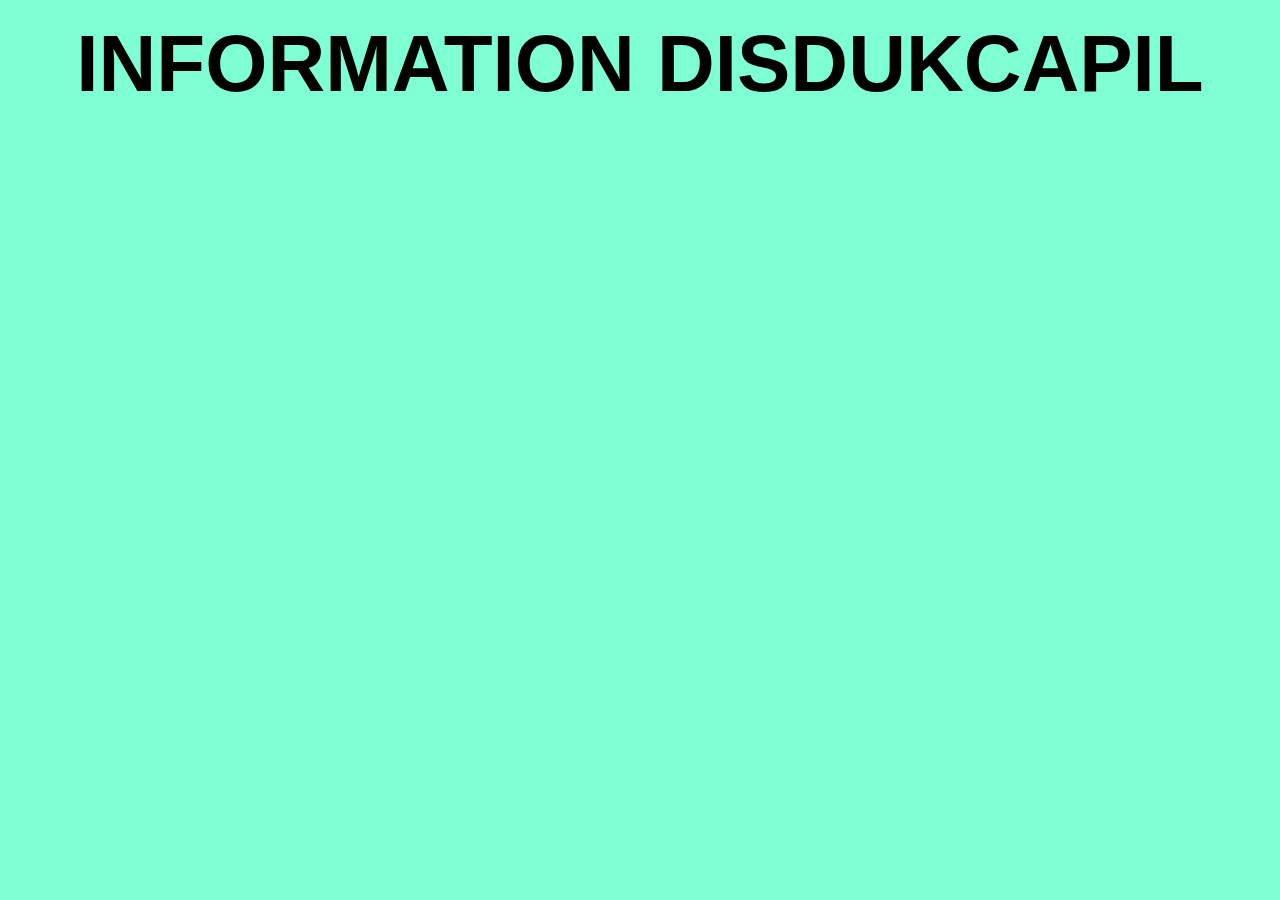
<file: halaman2.html>
<!DOCTYPE html>
<html lang="en">
<head>
    <meta charset="UTF-8">
    <meta name="viewport" content="width=device-width, initial-scale=1.0">
    <title>DISDUKCAPIL INFORMATION</title>
    <link rel="stylesheet" href="style2.css">
</head>
<body>
        <h1>INFORMATION DISDUKCAPIL</h1>
</body>

</html>
</file>
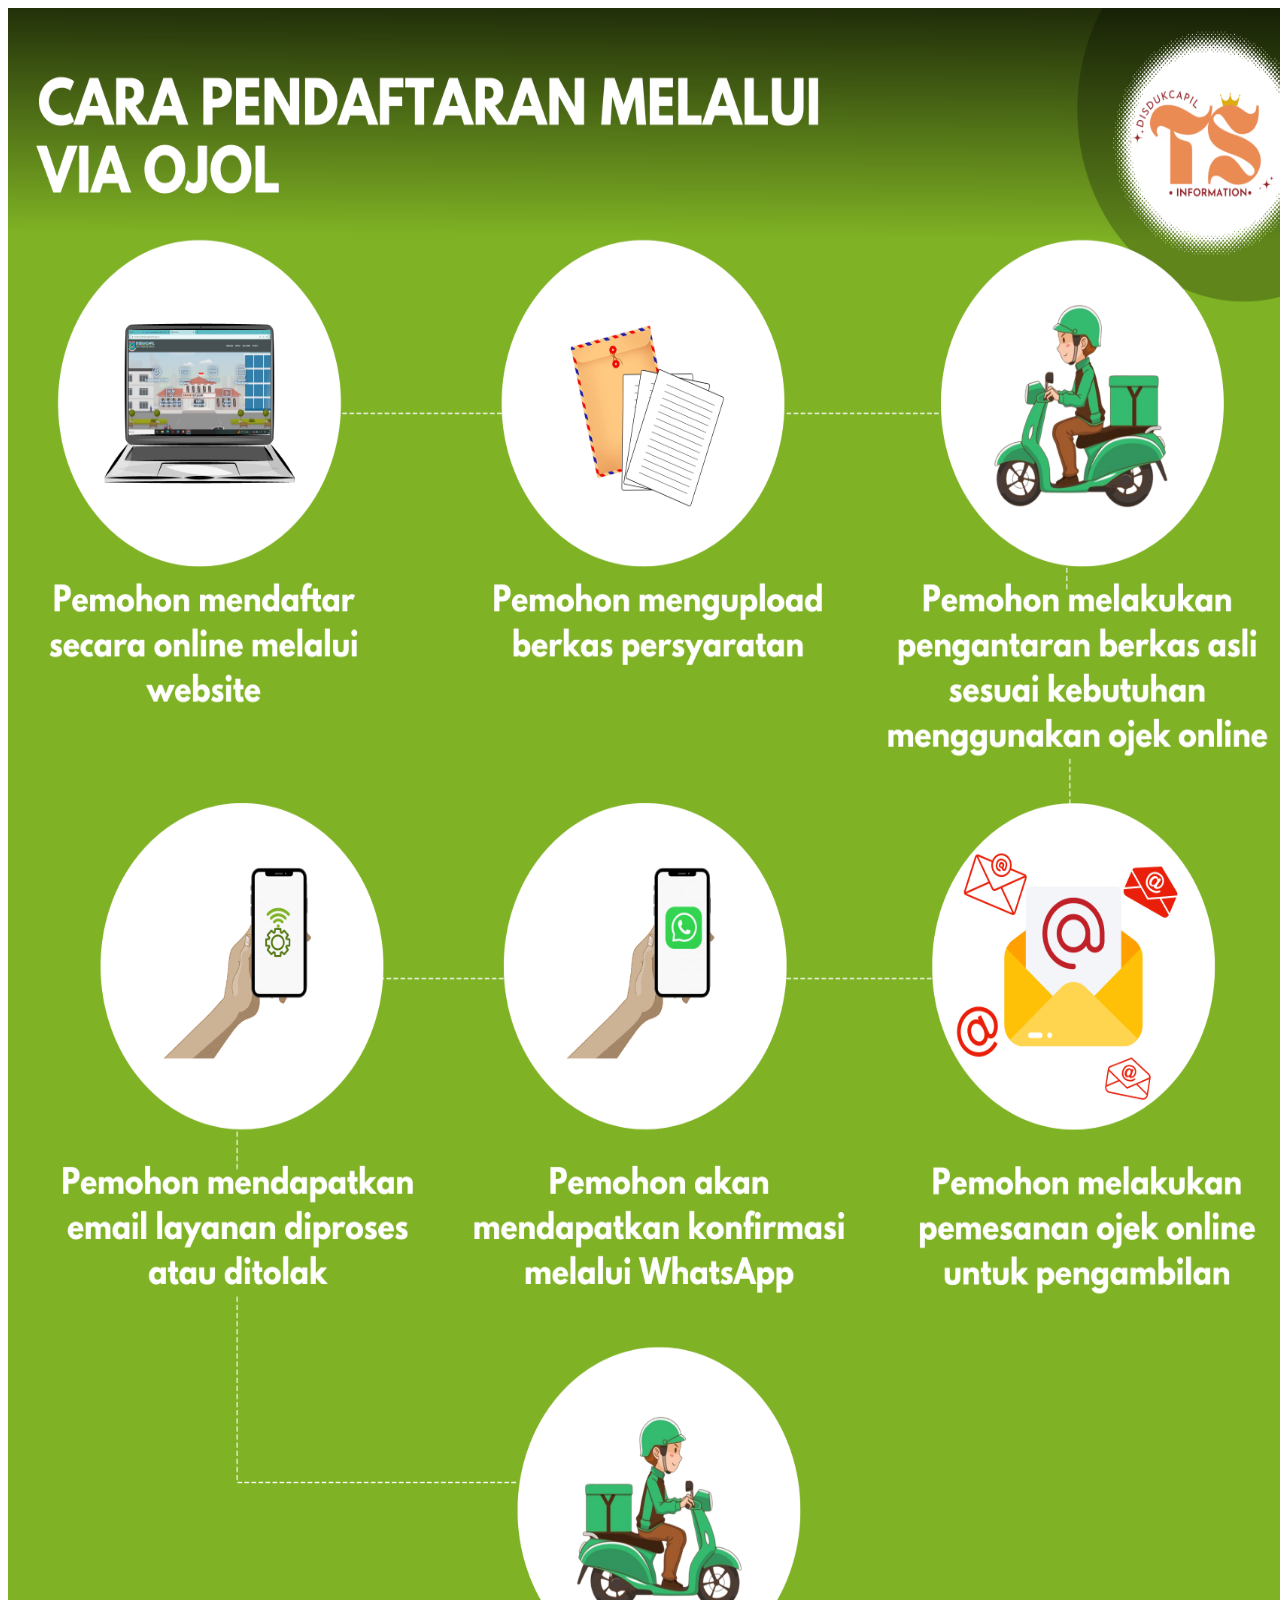
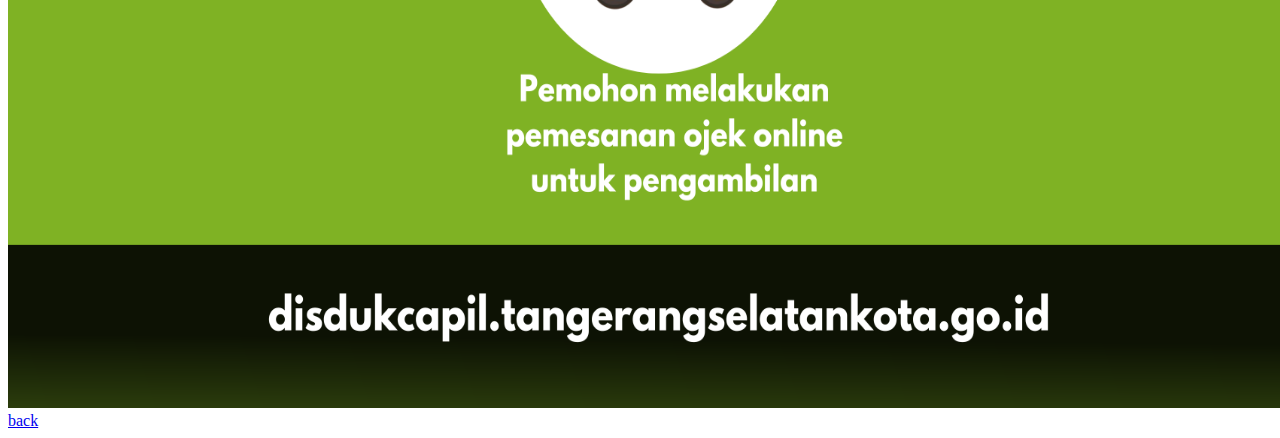
<file: halaman4poto.html>
<!DOCTYPE html>
<html lang="en">
<head>
    <meta charset="UTF-8">
    <meta name="viewport" content="width=device-width, initial-scale=1.0">
    <title>DISDUKCAPIL INFORMATION</title>
</head>
<body>
    <div>
    <img src="gambar/Cara pendaftaran melalui via ojol.png"
    width="1300px" height="2000px">
    <li> <a href="index.html">back</a> </li>
    </div>
</body>
</html>
</file>
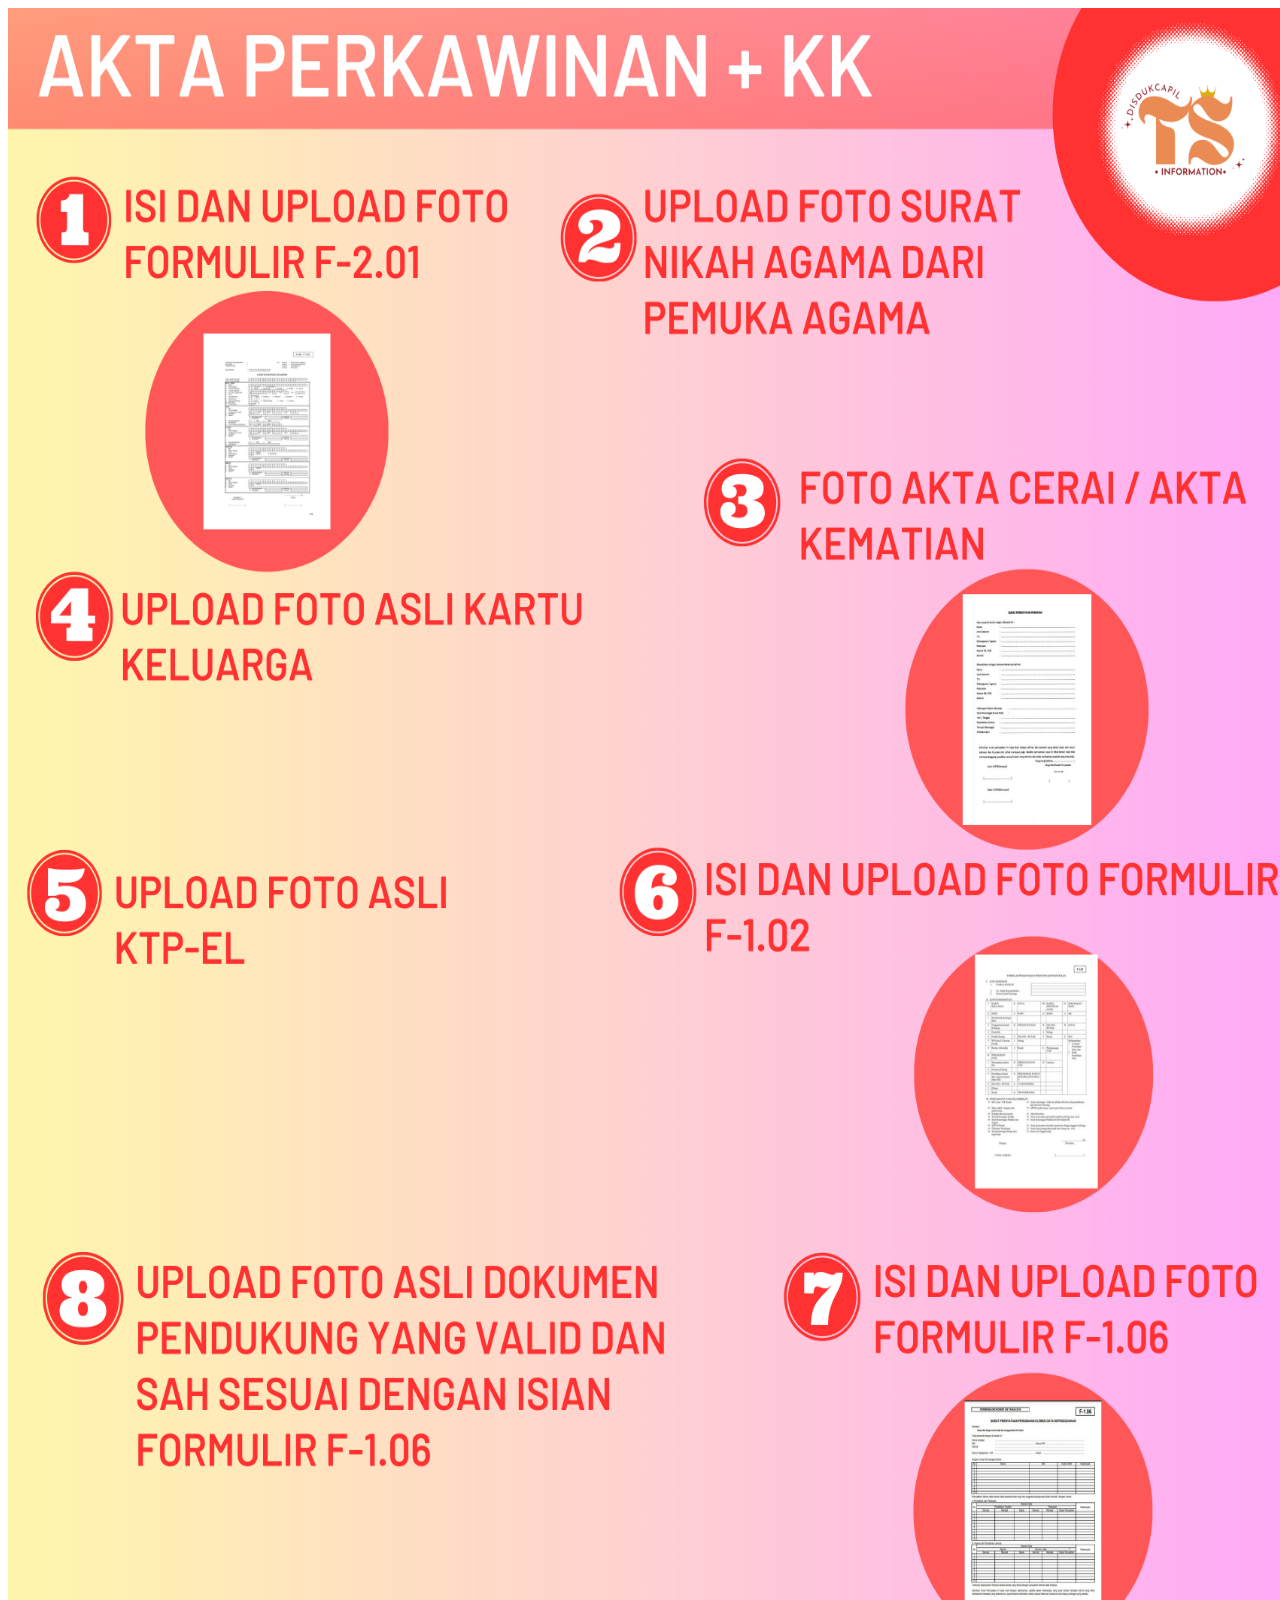
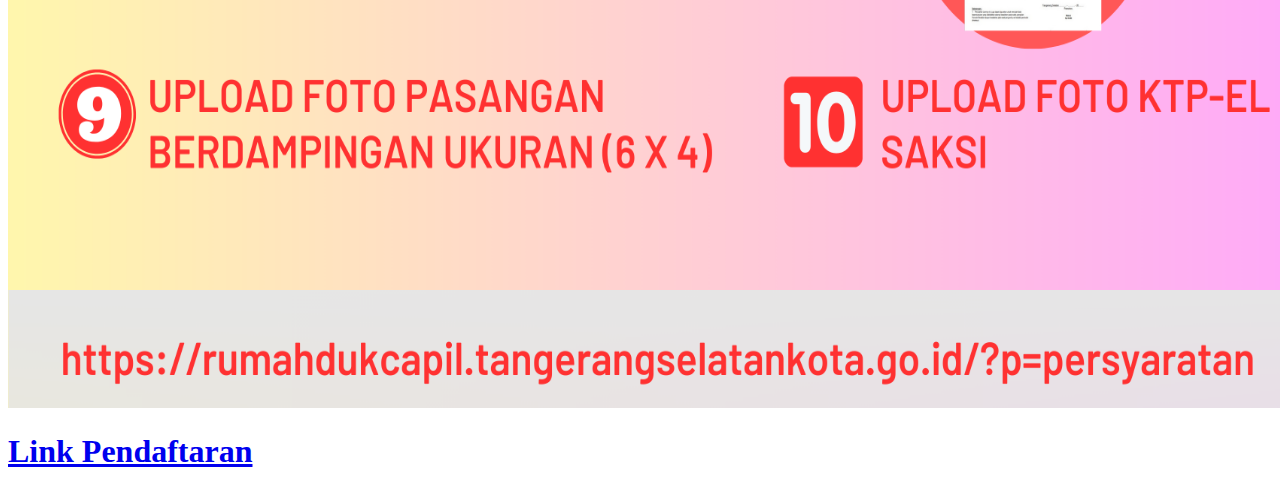
<file: halaman7poto.html>
<!DOCTYPE html>
<html lang="en">
<head>
    <meta charset="UTF-8">
    <meta name="viewport" content="width=device-width, initial-scale=1.0">
    <title>DISDUKCAPIL INFORMATION</title>
</head>
<body>
    <div>
    <img src="gambar/akta perkawinan + kk.png"
    width="1300px" height="2000px">
    </div>
    <p>
        <a href="https://rumahdukcapil.tangerangselatankota.go.id/?p=persyaratan"><h1>Link Pendaftaran</h1></a>
    </p>
</body>
</html>
</file>
<file: style2.css>
*{
    font-family: Arial, Helvetica, sans-serif;
    line-height: 20px;
    font-size: 15px;
}
html{
    margin: 0;
    padding: 0;
    scroll-behavior: smooth;
}
body {
    background-color: aquamarine;
    font-family: Arial, Helvetica, sans-serif;
    text-align: center;
    font-size: 1000px;
}
h2 {
    font-size: 50px;

}
img {
    width: 15%;
    position: relative ;
    float: left ;
    left: 75px;
    bottom: -100px;
}
h4 {
    position: relative;
    text-align: bottom;
    bottom: -290px;
    font-size: 20px;
    float: left;
    left: -100px;
    font-family: 'Trebuchet MS', 'Lucida Sans Unicode', 'Lucida Grande', 'Lucida Sans', Arial, sans-serif;
    color: black;
    text-decoration: none;
    transition: color 0.5s ease;
}
.navigasi:visited{
    color: black;
}
h3 {
    position: relative;
    text-align: bottom;
    bottom: -300px;
    font-size: 20px;
    left: -100px;
    float: left;
    font-family: 'Trebuchet MS', 'Lucida Sans Unicode', 'Lucida Grande', 'Lucida Sans', Arial, sans-serif;
}
h1 {
    font-size: 80px;
}
</file>
